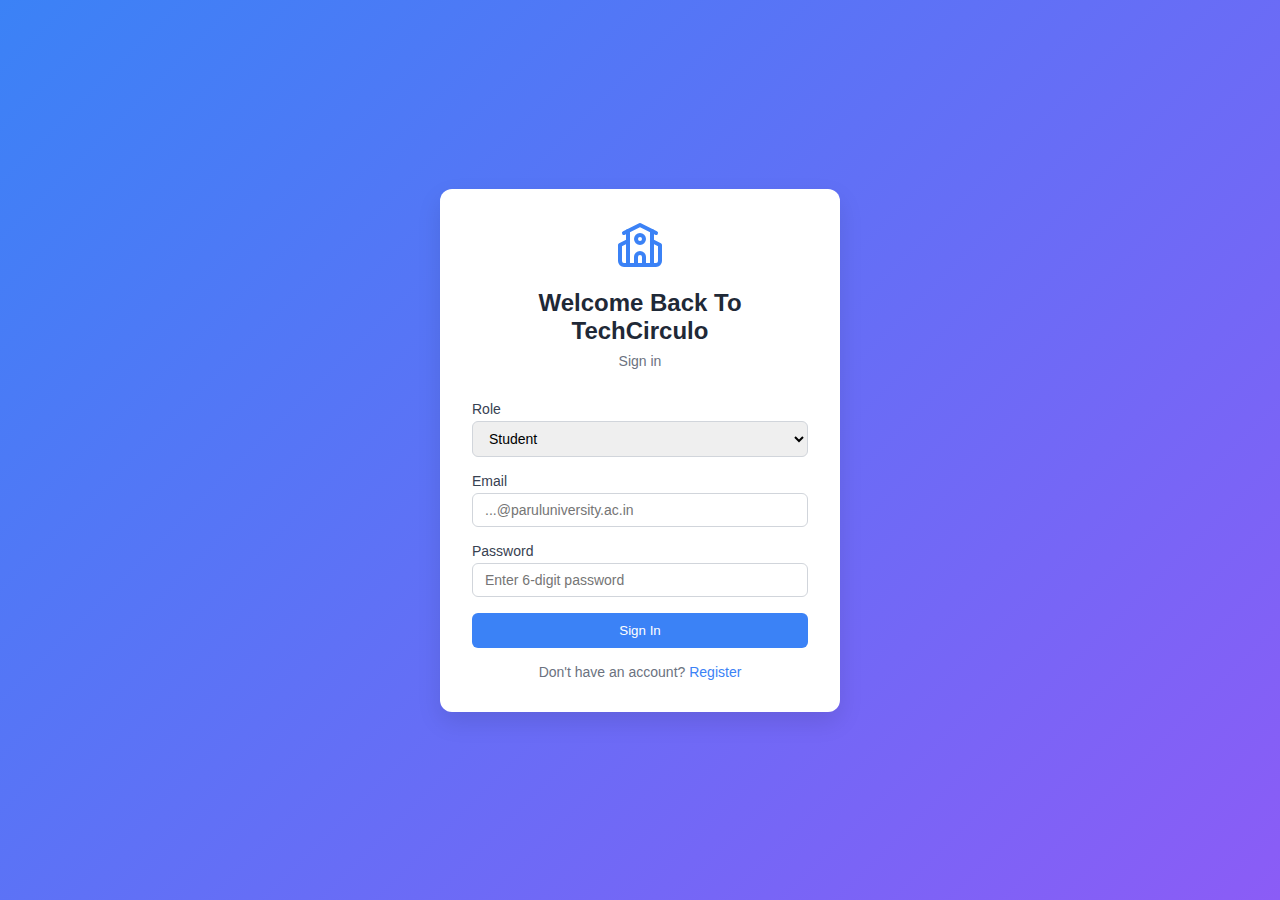
<file: Fronted/SignIn.html>
<!DOCTYPE html>
<html lang="en">
  <head>
    <meta charset="UTF-8" />
    <meta name="viewport" content="width=device-width, initial-scale=1.0" />
    <title>University Login System</title>
    <link rel="stylesheet" href="SignIn.css" />
  </head>
  <body>
    <div class="container">
      <div class="form-container" id="loginForm">
        <div class="form-header">
          <svg
            xmlns="http://www.w3.org/2000/svg"
            width="48"
            height="48"
            viewBox="0 0 24 24"
            fill="none"
            stroke="currentColor"
            stroke-width="2"
            stroke-linecap="round"
            stroke-linejoin="round"
            class="school-icon"
          >
            <path d="m4 6 8-4 8 4" />
            <path d="m18 10 4 2v8a2 2 0 0 1-2 2H4a2 2 0 0 1-2-2v-8l4-2" />
            <path d="M14 22v-4a2 2 0 0 0-2-2v0a2 2 0 0 0-2 2v4" />
            <path d="M18 5v17" />
            <path d="M6 5v17" />
            <circle cx="12" cy="9" r="2" />
          </svg>
          <h1>Welcome Back To TechCirculo</h1>
          <p>Sign in</p>
        </div>

        <div class="error-message" id="loginError"></div>

        <form id="loginFormElement">
          <div class="form-group">
            <label for="loginRole">Role</label>
            <select id="loginRole" required>
              <option value="student">Student</option>
              <option value="teacher">Teacher</option>
              <option value="alumni">Alumni</option>
              <option value="admin">Admin</option>
            </select>
          </div>

          <div class="form-group">
            <label for="loginEmail">Email</label>
            <input
              type="email"
              id="loginEmail"
              placeholder="...@paruluniversity.ac.in"
              required
            />
          </div>

          <div class="form-group">
            <label for="loginPassword">Password</label>
            <input
              type="password"
              id="loginPassword"
              required
              placeholder="Enter 6-digit password"
            />
          </div>

          <button type="submit">Sign In</button>
        </form>

        <p class="switch-form">
          Don't have an account?
          <a href="#" onclick="toggleForm('register')">Register</a>
        </p>
      </div>

      <div class="form-container hidden" id="registerForm">
        <div class="form-header">
          <svg
            xmlns="http://www.w3.org/2000/svg"
            width="48"
            height="48"
            viewBox="0 0 24 24"
            fill="none"
            stroke="currentColor"
            stroke-width="2"
            stroke-linecap="round"
            stroke-linejoin="round"
            class="school-icon"
          >
            <path d="m4 6 8-4 8 4" />
            <path d="m18 10 4 2v8a2 2 0 0 1-2 2H4a2 2 0 0 1-2-2v-8l4-2" />
            <path d="M14 22v-4a2 2 0 0 0-2-2v0a2 2 0 0 0-2 2v4" />
            <path d="M18 5v17" />
            <path d="M6 5v17" />
            <circle cx="12" cy="9" r="2" />
          </svg>
          <h1>Create Account</h1>
          <p>
            Welcome To TechCirculo-A central point where education and
            collaboration meet
          </p>
        </div>

        <div class="error-message" id="registerError"></div>

        <form id="registerFormElement">
          <div class="form-group">
            <label for="registerRole">Role</label>
            <select id="registerRole" required>
              <option value="student">Student</option>
              <option value="teacher">Teacher</option>
              <option value="alumni">Alumni</option>
              <option value="admin">Admin</option>
            </select>
          </div>

          <div class="form-group">
            <label for="registerEmail">Email</label>
            <input type="email" id="registerEmail" required />
          </div>

          <div class="form-group">
            <label for="registerPassword">Password</label>
            <input type="password" id="registerPassword" required />
          </div>

          <div class="form-group">
            <label for="confirmPassword">Confirm Password</label>
            <input type="password" id="confirmPassword" required />
          </div>

          <div class="form-group">
            <label for="universityId">University ID</label>
            <input type="text" id="universityId" required />
          </div>

          <button type="submit">Create Account</button>
        </form>

        <p class="switch-form">
          Already have an account?
          <a href="#" onclick="toggleForm('login')">Sign in</a>
        </p>
      </div>
    </div>

    <script>
      // script.js
      document.addEventListener("DOMContentLoaded", () => {
        console.log("Welcome to MyGitHub Landing Page!");

        // Smooth scrolling for navigation links
        const links = document.querySelectorAll("nav ul li a");
        links.forEach((link) => {
          link.addEventListener("click", function (e) {
            e.preventDefault();
            const targetId = this.getAttribute("href");
            const targetSection = document.querySelector(targetId);
            targetSection.scrollIntoView({ behavior: "smooth" });
          });
        });
      });
      const UNIVERSITY_EMAIL_DOMAIN = "@paruluniversity.ac.in";

      // Form elements
      const loginForm = document.getElementById("loginFormElement");
      const registerForm = document.getElementById("registerFormElement");
      const loginError = document.getElementById("loginError");
      const registerError = document.getElementById("registerError");

      // Toggle between login and register forms
      function toggleForm(type) {
        const loginContainer = document.getElementById("loginForm");
        const registerContainer = document.getElementById("registerForm");

        if (type === "register") {
          loginContainer.classList.add("hidden");
          registerContainer.classList.remove("hidden");
        } else {
          loginContainer.classList.remove("hidden");
          registerContainer.classList.add("hidden");
        }
      }

      // Show error message
      function showError(element, message) {
        element.textContent = message;
        element.style.display = "block";
      }

      // Hide error message
      function hideError(element) {
        element.style.display = "none";
      }

      // Validate email domain
      function validateEmail(email, role) {
        if (role === "admin") return true;
        return email.endsWith(UNIVERSITY_EMAIL_DOMAIN);
      }

      // Handle login form submission
      loginForm.addEventListener("submit", (e) => {
        e.preventDefault();
        hideError(loginError);

        const email = document.getElementById("loginEmail").value;
        const password = document.getElementById("loginPassword").value;
        const role = document.getElementById("loginRole").value;

        if (!validateEmail(email, role)) {
          showError(loginError, "Please use your university email address");
          return;
        }

        // Here you would typically make an API call to authenticate the user
        console.log("Login:", {
          email,
          password,
          role,
        });
        window.location.href = "Dashboard.html";
      });

      // Handle registration form submission
      registerForm.addEventListener("submit", (e) => {
        e.preventDefault();
        hideError(registerError);

        const email = document.getElementById("registerEmail").value;
        const password = document.getElementById("registerPassword").value;
        const confirmPassword =
          document.getElementById("confirmPassword").value;
        const role = document.getElementById("registerRole").value;
        const universityId = document.getElementById("universityId").value;

        if (!validateEmail(email, role)) {
          showError(registerError, "Please use your university email address");
          return;
        }

        if (password !== confirmPassword) {
          showError(registerError, "Passwords do not match");
          return;
        }

        // Here you would typically make an API call to register the user
        console.log("Register:", {
          email,
          password,
          role,
          universityId,
        });
      });
    </script>
  </body>
</html>
</file>
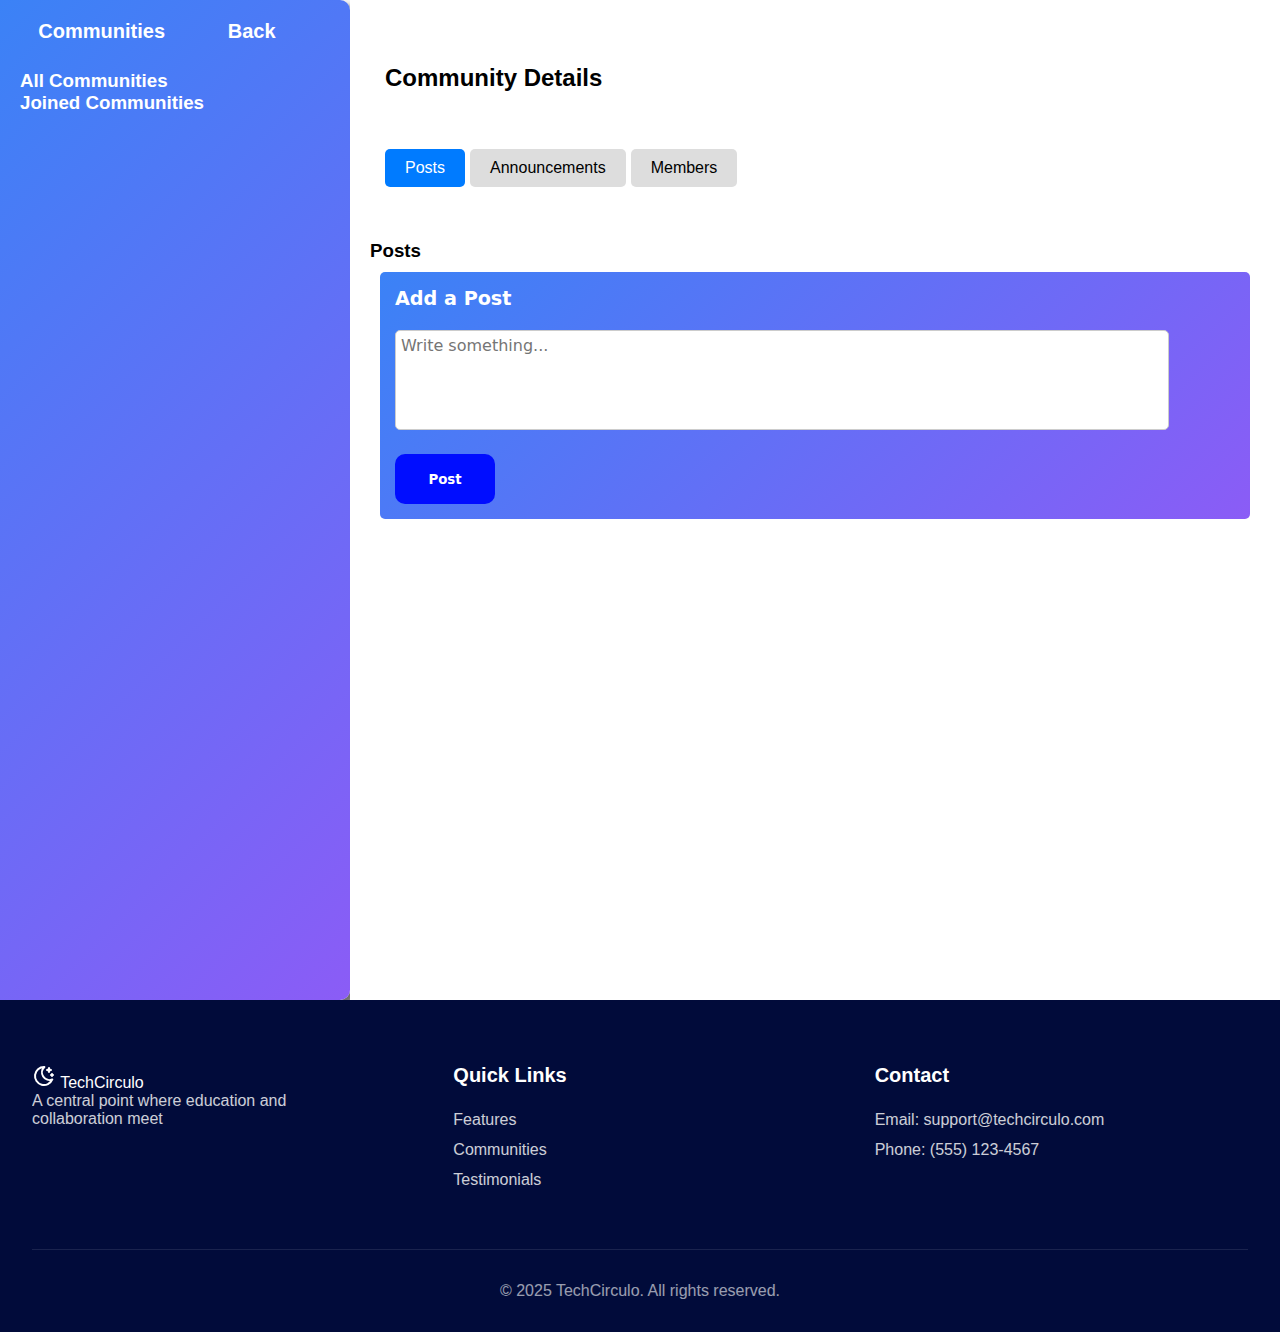
<file: src/main/resources/static/Community.html>
<!DOCTYPE html>
<html lang="en">
<head>
    <meta charset="UTF-8">
    <meta name="viewport" content="width=device-width, initial-scale=1.0">
    <title>TechCirculo Community</title>
    <link rel="stylesheet" href="https://cdnjs.cloudflare.com/ajax/libs/font-awesome/6.5.1/css/all.min.css">
    <link rel="stylesheet" href="css/community.css">
</head>
<body>
    <div class="container">
        
        <aside class="sidebar">
            <div class="div1">
                <h2>Communities</h2>
                <div class="back-to-homepage">
                    <a href="dashboard.html">
                        <h2>Back</h2>
                    </a>
                </div>
            </div>
            
            <div id="all-communities">
                <h3>All Communities</h3>
                <ul id="community-list"></ul>
            </div>
            <div id="joined-communities">
                <h3>Joined Communities</h3>
                <ul id="joined-list"></ul>
            </div>
            
        </aside>

        <main class="content">
            <section id="community-details">
                <div class="cmd">
                  <h2>Community Details</h2>
                
                  <!-- Tab Navigation -->
                  <div class="tabs">
                      <button class="tab-btn active" id="posts-tab">Posts</button>
                      <button class="tab-btn" id="announcements-tab">Announcements</button>
                      <button class="tab-btn" id="members-tab">Members</button>
                  </div>
                </div>
                <div id="members-section" class="tab-content">
                  <h3>Community Members</h3>
                  <ul class="members-list">
                      <!-- Members will be dynamically added here -->
                  </ul>
              </div>
                <!-- Posts Section -->
                <div id="posts-section" class="tab-content active">
                    <h3>Posts</h3>
                    <ul id="post-list"></ul>
                </div>
                <div id="add-post-section">
                    <h3>Add a Post</h3>
                    <textarea id="post-content" placeholder="Write something..."></textarea>
                    <button id="submit-post">Post</button>
                </div>
                

                <!-- Announcements Section -->
                <div id="announcements-section" class="tab-content">
                    <h3>Announcements</h3>
                    <ul id="announcement-list"></ul>
                </div>

            </section>
        </main>
    </div>
    <!-- footer section -->
    <footer class="footer">
        <div class="footer-content">
          <div class="footer-section">
            <div class="logo">
              <svg
                xmlns="http://www.w3.org/2000/svg"
                width="24"
                height="24"
                viewBox="0 0 24 24"
                fill="none"
                stroke="currentColor"
                stroke-width="2"
                stroke-linecap="round"
                stroke-linejoin="round"
              >
                <path
                  d="M12 3c.132 0 .263 0 .393 0a7.5 7.5 0 0 0 7.92 12.446a9 9 0 1 1 -8.313-12.454z"
                />
                <path
                  d="M17 4a2 2 0 0 0 2 2a2 2 0 0 0 -2 2a2 2 0 0 0 -2 -2a2 2 0 0 0 2 -2"
                />
                <path d="M19 11h2m-1 -1v2" />
              </svg>
              <span>TechCirculo</span>
            </div>
            <p>A central point where education and collaboration meet</p>
          </div>
  
          <div class="footer-section">
            <h4>Quick Links</h4>
            <a href="index.html">Features</a>
            <a href="index.html">Communities</a>
            <a href="index.html">Testimonials</a>
          </div>
  
          <div class="footer-section">
            <h4>Contact</h4>
            <p>Email: support@techcirculo.com</p>
            <p>Phone: (555) 123-4567</p>
          </div>
        </div>
        <div class="footer-bottom">
          <p>&copy; 2025 TechCirculo. All rights reserved.</p>
        </div>
      </footer>
      

    <script src="js/community.js"></script>
</body>
</html>
</file>
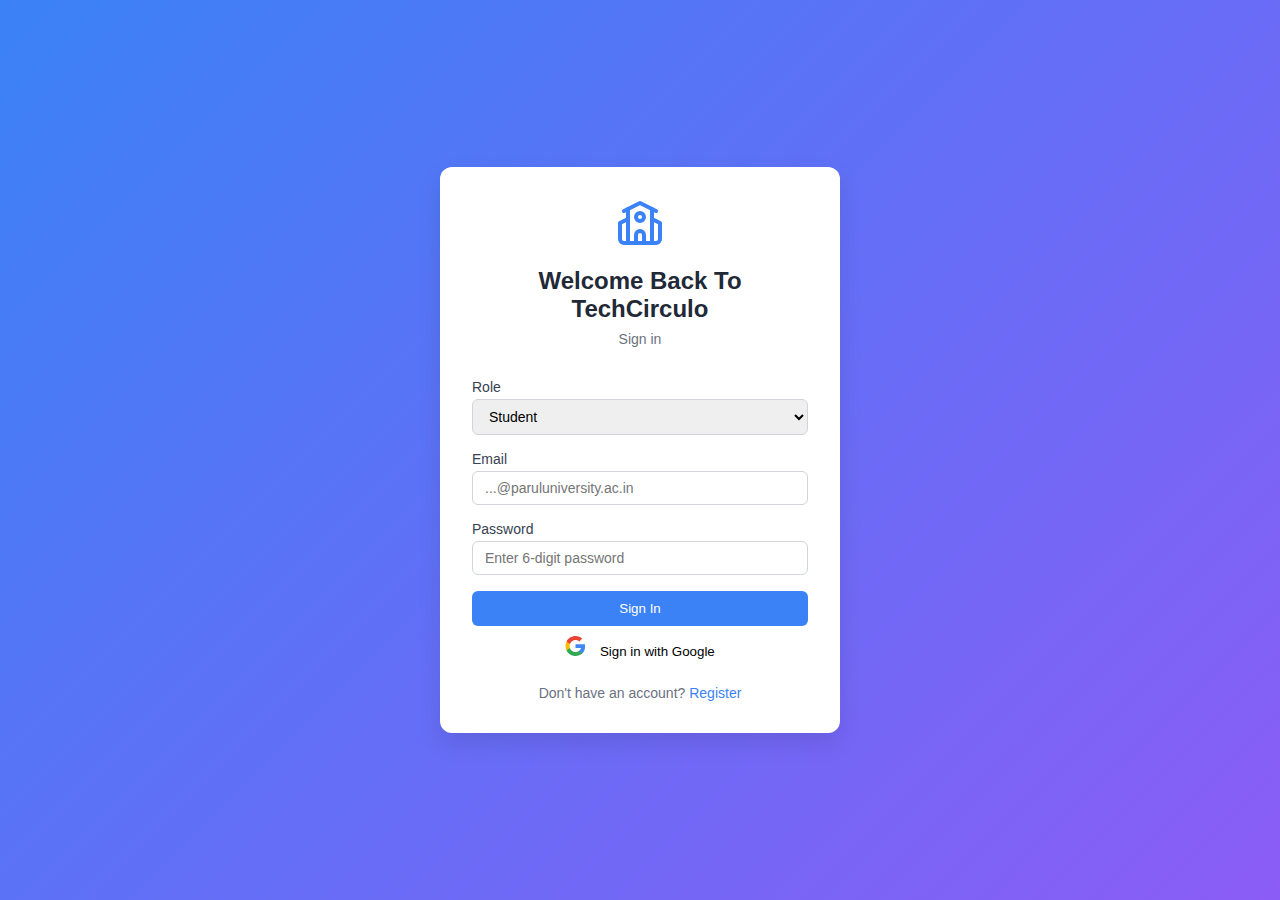
<file: src/main/resources/static/SignIn.html>
<!DOCTYPE html>
<html lang="en">
  <head>
    <meta charset="UTF-8" />
    <meta name="viewport" content="width=device-width, initial-scale=1.0" />
    <title>University Login System</title>
    <link rel="stylesheet" href="css/SignIn.css" />
  </head>
  <body>
    <div class="container">
      <div class="form-container" id="loginForm">
        <div class="form-header">
          <svg
            xmlns="http://www.w3.org/2000/svg"
            width="48"
            height="48"
            viewBox="0 0 24 24"
            fill="none"
            stroke="currentColor"
            stroke-width="2"
            stroke-linecap="round"
            stroke-linejoin="round"
            class="school-icon"
          >
            <path d="m4 6 8-4 8 4" />
            <path d="m18 10 4 2v8a2 2 0 0 1-2 2H4a2 2 0 0 1-2-2v-8l4-2" />
            <path d="M14 22v-4a2 2 0 0 0-2-2v0a2 2 0 0 0-2 2v4" />
            <path d="M18 5v17" />
            <path d="M6 5v17" />
            <circle cx="12" cy="9" r="2" />
          </svg>
          <h1>Welcome Back To TechCirculo</h1>
          <p>Sign in</p>
        </div>

        <div class="error-message" id="loginError"></div>

        <form id="loginFormElement">
          <div class="form-group">
            <label for="loginRole">Role</label>
            <select id="loginRole" required>
              <option value="student">Student</option>
              <option value="teacher">Teacher</option>
              <option value="alumni">Alumni</option>
              <option value="admin">Admin</option>
            </select>
          </div>

          <div class="form-group">
            <label for="loginEmail">Email</label>
            <input
              type="email"
              id="loginEmail"
              placeholder="...@paruluniversity.ac.in"
              required
            />
          </div>

          <div class="form-group">
            <label for="loginPassword">Password</label>
            <input
              type="password"
              id="loginPassword"
              required
              placeholder="Enter 6-digit password"
            />
          </div>

          <button type="submit">Sign In</button>
        </form>
        <form action="/oauth2/authorization/google" method="GET">
         
          <button type="submit" class="login-with-google-btn">
            <img src="download.svg">
            Sign in with Google
          </button>
        </form>

        <p class="switch-form">
          Don't have an account?
          <a href="#" onclick="toggleForm('register')">Register</a>
        </p>
      </div>

      <div class="form-container hidden" id="registerForm">
        <div class="form-header">
          <svg
            xmlns="http://www.w3.org/2000/svg"
            width="48"
            height="48"
            viewBox="0 0 24 24"
            fill="none"
            stroke="currentColor"
            stroke-width="2"
            stroke-linecap="round"
            stroke-linejoin="round"
            class="school-icon"
          >
            <path d="m4 6 8-4 8 4" />
            <path d="m18 10 4 2v8a2 2 0 0 1-2 2H4a2 2 0 0 1-2-2v-8l4-2" />
            <path d="M14 22v-4a2 2 0 0 0-2-2v0a2 2 0 0 0-2 2v4" />
            <path d="M18 5v17" />
            <path d="M6 5v17" />
            <circle cx="12" cy="9" r="2" />
          </svg>
          <h1>Create Account</h1>
          <p>
            Welcome To TechCirculo-A central point where education and
            collaboration meet
          </p>
        </div>

        <div class="error-message" id="registerError"></div>

        <form id="registerFormElement">
          <div class="form-group">
            <label for="registerRole">Role</label>
            <select id="registerRole" required>
              <option value="student">Student</option>
              <option value="teacher">Teacher</option>
              <option value="alumni">Alumni</option>
              <option value="admin">Admin</option>
            </select>
          </div>

          <div class="form-group">
            <label for="registerEmail">Email</label>
            <input type="email" id="registerEmail" required />
          </div>

          <div class="form-group">
            <label for="registerPassword">Password</label>
            <input type="password" id="registerPassword" required />
          </div>

          <div class="form-group">
            <label for="confirmPassword">Confirm Password</label>
            <input type="password" id="confirmPassword" required />
          </div>

          <div class="form-group">
            <label for="username">Username</label>
            <input type="text" id="username" required />
          </div>

          <button type="submit">Create Account</button>
        </form>

        <p class="switch-form">
          Already have an account?
          <a href="#" onclick="toggleForm('login')">Sign in</a>
        </p>
      </div>
    </div>

    <script>
      // Auto-detect backend URL (Works for both local & deployed environments)
      const BASE_URL = "http://localhost:8084/auth";
        // Change this to your actual production API

      console.log("Using Backend URL:", BASE_URL);

      // Reusable function to make API requests
      async function apiRequest(endpoint, method, body) {
        try {
          const response = await fetch(`${BASE_URL}/${endpoint}`, {
            method: method,
            headers: { "Content-Type": "application/json" },
            body: JSON.stringify(body),
          });

          const data = await response.json();
          if (!response.ok) {
            throw new Error(data.message || "Request failed");
          }
          return data;
        } catch (error) {
          throw error;
        }
      }

      // Toggle between login and register forms
      function toggleForm(type) {
        document
          .getElementById("loginForm")
          .classList.toggle("hidden", type === "register");
        document
          .getElementById("registerForm")
          .classList.toggle("hidden", type === "login");
      }

      // Show error message
      function showError(element, message) {
        element.textContent = message;
        element.style.display = "block";
      }

      // Hide error message
      function hideError(element) {
        element.style.display = "none";
      }

      // Validate university email domain
      // function validateEmail(email, role) {
      //   return role === "admin" || email.endsWith("@paruluniversity.ac.in");
      // }

      // Handle login form submission
      document
        .getElementById("loginFormElement")
        .addEventListener("submit", async (e) => {
          e.preventDefault();
          const loginError = document.getElementById("loginError");
          hideError(loginError);

          const email = document.getElementById("loginEmail").value;
          const password = document.getElementById("loginPassword").value;
          const role = document.getElementById("loginRole").value;

          // if (!validateEmail(email, role)) {
          //   showError(loginError, "Please use your university email address");
          //   return;
          // }

          try {
            const data = await apiRequest("login", "POST", {
              email,
              password,

            });

            // Store JWT token for future authentication
            localStorage.setItem("token", data.token);

            alert("Login Successful!");
            window.location.href = "dashboard.html"; // Redirect to dashboard
          } catch (error) {
            showError(loginError, error.message);
          }
        });

      // Handle registration form submission
      document
        .getElementById("registerFormElement")
        .addEventListener("submit", async (e) => {
          e.preventDefault();
          const registerError = document.getElementById("registerError");
          hideError(registerError);

          const email = document.getElementById("registerEmail").value;
          const password = document.getElementById("registerPassword").value;
          const confirmPassword =
            document.getElementById("confirmPassword").value;
          const role = document.getElementById("registerRole").value;
          const username= document.getElementById("username").value;
          //
          // if (!validateEmail(email, role)) {
          //   showError(
          //     registerError,
          //     "Please use your university email address"
          //   );
          //   return;
        //  }

          if (password !== confirmPassword) {
            showError(registerError, "Passwords do not match");
            return;
          }

          try {
            const data = await apiRequest("register", "POST", {
              email,
              password,
              username,
            });

            alert("Registration Successful! Please log in.");
            toggleForm("login"); // Switch to login form
          } catch (error) {
            showError(registerError, error.message);
          }
        });
    </script>
  </body>
</html>
</file>
<file: Fronted/SignIn.css>
* {
  margin: 0;
  padding: 0;
  box-sizing: border-box;
}

body {
  font-family: -apple-system, BlinkMacSystemFont, "Segoe UI", Roboto, Oxygen,
    Ubuntu, Cantarell, "Open Sans", "Helvetica Neue", sans-serif;
  background: linear-gradient(135deg, #3b82f6, #8b5cf6);
  min-height: 100vh;
  display: flex;
  align-items: center;
  justify-content: center;
  padding: 1rem;
}

.container {
  width: 100%;
  max-width: 400px;
}

.form-container {
  background: white;
  padding: 2rem;
  border-radius: 0.75rem;
  box-shadow: 0 10px 25px rgba(0, 0, 0, 0.1);
}

.form-header {
  text-align: center;
  margin-bottom: 2rem;
}

.school-icon {
  color: #3b82f6;
  margin-bottom: 1rem;
}

h1 {
  color: #1f2937;
  font-size: 1.5rem;
  margin-bottom: 0.5rem;
}

.form-header p {
  color: #6b7280;
  font-size: 0.875rem;
}

.form-group {
  margin-bottom: 1rem;
}

label {
  display: block;
  font-size: 0.875rem;
  font-weight: 500;
  color: #374151;
  margin-bottom: 0.25rem;
}

input,
select {
  width: 100%;
  padding: 0.5rem 0.75rem;
  border: 1px solid #d1d5db;
  border-radius: 0.375rem;
  font-size: 0.875rem;
  transition: border-color 0.15s ease-in-out;
}

input:focus,
select:focus {
  outline: none;
  border-color: #3b82f6;
  box-shadow: 0 0 0 3px rgba(59, 130, 246, 0.1);
}

button {
  width: 100%;
  padding: 0.625rem;
  background-color: #3b82f6;
  color: white;
  border: none;
  border-radius: 0.375rem;
  font-weight: 500;
  cursor: pointer;
  transition: background-color 0.15s ease-in-out;
}

button:hover {
  background-color: #2563eb;
}

.switch-form {
  margin-top: 1rem;
  text-align: center;
  font-size: 0.875rem;
  color: #6b7280;
}

.switch-form a {
  color: #3b82f6;
  text-decoration: none;
  font-weight: 500;
}

.switch-form a:hover {
  color: #2563eb;
}

.error-message {
  background-color: #fee2e2;
  color: #dc2626;
  padding: 0.75rem;
  border-radius: 0.375rem;
  margin-bottom: 1rem;
  font-size: 0.875rem;
  display: none;
}

.hidden {
  display: none;
}
</file>
<file: src/main/resources/static/css/community.css>
* {
    margin: 0;
    padding: 0;
    box-sizing: border-box;
    font-family: Arial, sans-serif;
}

body {
    display: flex;
    height: 100vh;
    background-color: #f4f4f4;
    flex-direction: column;
}

.container
{
    display: flex;
    flex-direction:row;
    
}
.div1{
    height:50px;
    width:300px;
    display: flex;
    flex-direction: row;
    justify-content: space-around;
}
.div1 li{
    list-style-type: none;
    font-family: system-ui, -apple-system, BlinkMacSystemFont, 'Segoe UI', Roboto, Oxygen, Ubuntu, Cantarell, 'Open Sans', 'Helvetica Neue', sans-serif;
    font-weight: bolder;


}
.back-to-homepage,li,a{
    height:auto;
    width:100px;
    display: flex;
    flex-direction: row;
    justify-content: space-around;
    text-decoration: none;
    color:white;
}

.ovbod{
    display:flex;
    flex-direction:column;
}

/* Sidebar Styling */
.sidebar {
    width: 350px;
    background: linear-gradient(135deg, #3b82f6, #8b5cf6);
    color: white;
    padding: 20px;
    display: flex;
    flex-direction: column;
    box-shadow: 5px 5px 5px rgb(112, 109, 109);
    border-top-right-radius: 10px;
    border-bottom-right-radius:10px;
    height:1000px;
}

.sidebar h2 {
    margin-bottom: 15px;
    font-size: 20px;
}

.community-list {
    list-style: none;
}

.community-list li {
    padding: 10px;
    cursor: pointer;
    border-bottom: 1px solid #34495e;
}

.community-list li:hover {
    background-color: #fcfcfc;
}

/* Main Content */
.content {
    flex: 1;
    padding: 20px;
    overflow-y: auto;
    background-color: white;
    
}
.tabs {
    display: flex;
    margin-bottom: 10px;
}

.tab-btn {
    padding: 10px 20px;
    border: none;
    cursor: pointer;
    background-color: #ddd;
    margin-right: 5px;
    font-size: 16px;
    border-radius: 5px;
}

.tab-btn.active {
    background-color: #007bff;
    color: white;
}

.tab-content {
    display: none;
}

.tab-content.active {
    display: block;
}

.community-header {
    display: flex;
    justify-content: space-between;
    margin-bottom: 20px;
    
}

.community-header h2 {
    font-size: 24px;
}

.join-btn, .remove-btn {
    padding: 8px 15px;
    border: none;
    cursor: pointer;
    border-radius: 5px;
}

.join-btn {
    background-color: #27ae60;
    color: white;
}

.remove-btn {
    background-color: #e74c3c;
    color: white;
}
/* <div id="posts-section" class="tab-content active">
                    <h3>Posts</h3>
                    <ul id="post-list"></ul>
                </div>
                <div id="add-post-section">
                    <h3>Add a Post</h3>
                    <textarea id="post-content" placeholder="Write something..."></textarea>
                    <button id="submit-post">Post</button>
                </div> */

#post-section{
    margin:10px;
    padding:10px;
    border:none;
}
#add-post-section{
    margin:10px;
    padding:5px;
    background:linear-gradient(135deg,#3b82f6,#8b5cf6);
    border:none;
    border-radius:5px;
    display: flex;
    flex-direction: column;
    justify-content: space-around;
    width:auto;
    height:auto;
}
#add-post-section h3{
    color:white;
    margin:10px;
    font-family: system-ui, -apple-system, BlinkMacSystemFont, 'Segoe UI', Roboto, Oxygen, Ubuntu, Cantarell, 'Open Sans', 'Helvetica Neue', sans-serif;
    font-weight: bolder;
    font-size:larger;
}
#add-post-section #post-content{
    padding:5px;
    margin:10px;
    font-family: system-ui, -apple-system, BlinkMacSystemFont, 'Segoe UI', Roboto, Oxygen, Ubuntu, Cantarell, 'Open Sans', 'Helvetica Neue', sans-serif;
    border:none;
    outline:none;
    outline-style: none;
    resize: none; /* Disables the resizable effect */
    width: 90%;  /* Adjust width as needed */
    height: 100px; /* Set a fixed height */
    font-size: 16px;
    border: 1px solid #ccc;
    border-radius: 5px;
    outline: none;

}
#add-post-section #submit-post{
    height:50px;
    width:100px;
    border:none;
    color:white;
    font-family: system-ui, -apple-system, BlinkMacSystemFont, 'Segoe UI', Roboto, Oxygen, Ubuntu, Cantarell, 'Open Sans', 'Helvetica Neue', sans-serif;
    font-weight: bolder;
    background-color: rgb(0, 13, 255);
    border:none;
    outline:none;
    border-radius:10px;
    cursor: pointer;
    margin:10px;

}
.cmd{
    height:200px;
    width:300px;
    margin:10px;
    padding:5px;
    display: flex;
    flex-direction: column;
    justify-content: space-around;
}
/* Post and Announcement Section */
.right-section {
    width: 300px;
    background-color: white;
    padding: 15px;
    border-left: 1px solid #ddd;
}

.right-section h3 {
    margin-bottom: 10px;
}

.posts, .announcements {
    margin-top: 10px;
}

/* Footer */
.footer {
    background:rgb(1, 11, 58);
    color: white;
    padding: 4rem 2rem 2rem;
  }
  
  .footer-content {
    max-width: 1200px;
    display: grid;
    grid-template-columns: repeat(auto-fit, minmax(250px, 1fr));
    gap: 4rem;
    margin-bottom: 3rem;
  }
  
  .footer-section h4 {
    margin-bottom: 1.5rem;
    font-size: 1.25rem;
  }
  
  .footer-section a {
    color: white;
    text-decoration: none;
    opacity: 0.8;
    display: block;
    margin-bottom: 0.75rem;
    transition: opacity 0.2s;
  }
  
  .footer-section a:hover {
    opacity: 1;
  }
  
  .footer-section p {
    opacity: 0.8;
    margin-bottom: 0.75rem;
  }
  
  .footer-bottom {
    text-align: center;
    padding-top: 2rem;
    border-top: 1px solid rgba(255, 255, 255, 0.1);
  }
  
  .footer-bottom p {
    opacity: 0.6;
  }
  
:root {
    --primary-color: #5e2bff;
    --secondary-color: #3d05dd;
    --background-color: #f5f5f5;
    --text-color: #595959;
    --text-muted: #6b7280;
    --border-color: #087e8b;
    --sidebar-width: 280px;
    --header-height: 70px;
  }
</file>
<file: src/main/resources/static/css/SignIn.css>
* {
  margin: 0;
  padding: 0;
  box-sizing: border-box;
}

body {
  font-family: -apple-system, BlinkMacSystemFont, "Segoe UI", Roboto, Oxygen,
    Ubuntu, Cantarell, "Open Sans", "Helvetica Neue", sans-serif;
  background: linear-gradient(135deg, #3b82f6, #8b5cf6);
  min-height: 100vh;
  display: flex;
  align-items: center;
  justify-content: center;
  padding: 1rem;
}

.container {
  width: 100%;
  max-width: 400px;
}

.form-container {
  background: white;
  padding: 2rem;
  border-radius: 0.75rem;
  box-shadow: 0 10px 25px rgba(0, 0, 0, 0.1);
}

.form-header {
  text-align: center;
  margin-bottom: 2rem;
}

.school-icon {
  color: #3b82f6;
  margin-bottom: 1rem;
}

h1 {
  color: #1f2937;
  font-size: 1.5rem;
  margin-bottom: 0.5rem;
}

.form-header p {
  color: #6b7280;
  font-size: 0.875rem;
}

.form-group {
  margin-bottom: 1rem;
}

label {
  display: block;
  font-size: 0.875rem;
  font-weight: 500;
  color: #374151;
  margin-bottom: 0.25rem;
}

input,
select {
  width: 100%;
  padding: 0.5rem 0.75rem;
  border: 1px solid #d1d5db;
  border-radius: 0.375rem;
  font-size: 0.875rem;
  transition: border-color 0.15s ease-in-out;
}

input:focus,
select:focus {
  outline: none;
  border-color: #3b82f6;
  box-shadow: 0 0 0 3px rgba(59, 130, 246, 0.1);
}

button {
  width: 100%;
  padding: 0.625rem;
  background-color: #3b82f6;
  color: white;
  border: none;
  border-radius: 0.375rem;
  font-weight: 500;
  cursor: pointer;
  transition: background-color 0.15s ease-in-out;
}

button:hover {
  background-color: #2563eb;
}

.switch-form {
  margin-top: 1rem;
  text-align: center;
  font-size: 0.875rem;
  color: #6b7280;
}

.switch-form a {
  color: #3b82f6;
  text-decoration: none;
  font-weight: 500;
}

.switch-form a:hover {
  color: #2563eb;
}

.error-message {
  background-color: #fee2e2;
  color: #dc2626;
  padding: 0.75rem;
  border-radius: 0.375rem;
  margin-bottom: 1rem;
  font-size: 0.875rem;
  display: none;
}

.hidden {
  display: none;
}
.login-with-google-btn{
  width: 100%;
  padding: 0.625rem;
  background-color: #ffffff;
  color: rgb(0, 0, 0);
  border: none;
  border-radius: 0.375rem;
  font-weight: 500;
  cursor: pointer;

}
.login-with-google-btn img{
  margin-right:10px;
}

.login-with-google-btn:hover{
  background-color: #fff;
}
</file>
